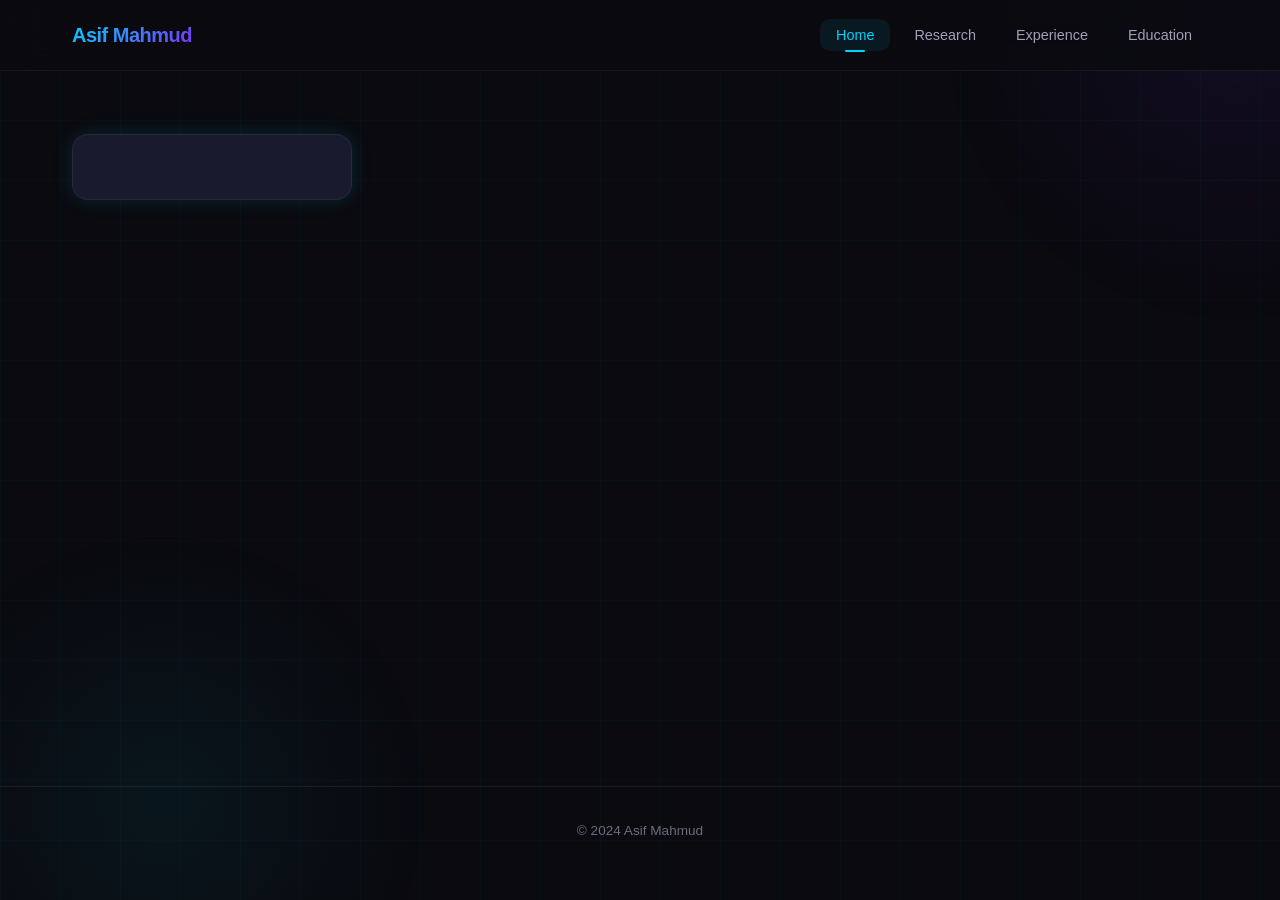
<file: education.html>
<!DOCTYPE html>
<html lang="en">
<head>
  <meta charset="UTF-8" />
  <meta http-equiv="refresh" content="0;url=index.html#education" />
  <title>Education - Asif Mahmud</title>
</head>
<body>
  <p>Redirecting to <a href="index.html#education">Education</a>...</p>
</body>
</html>
</file>
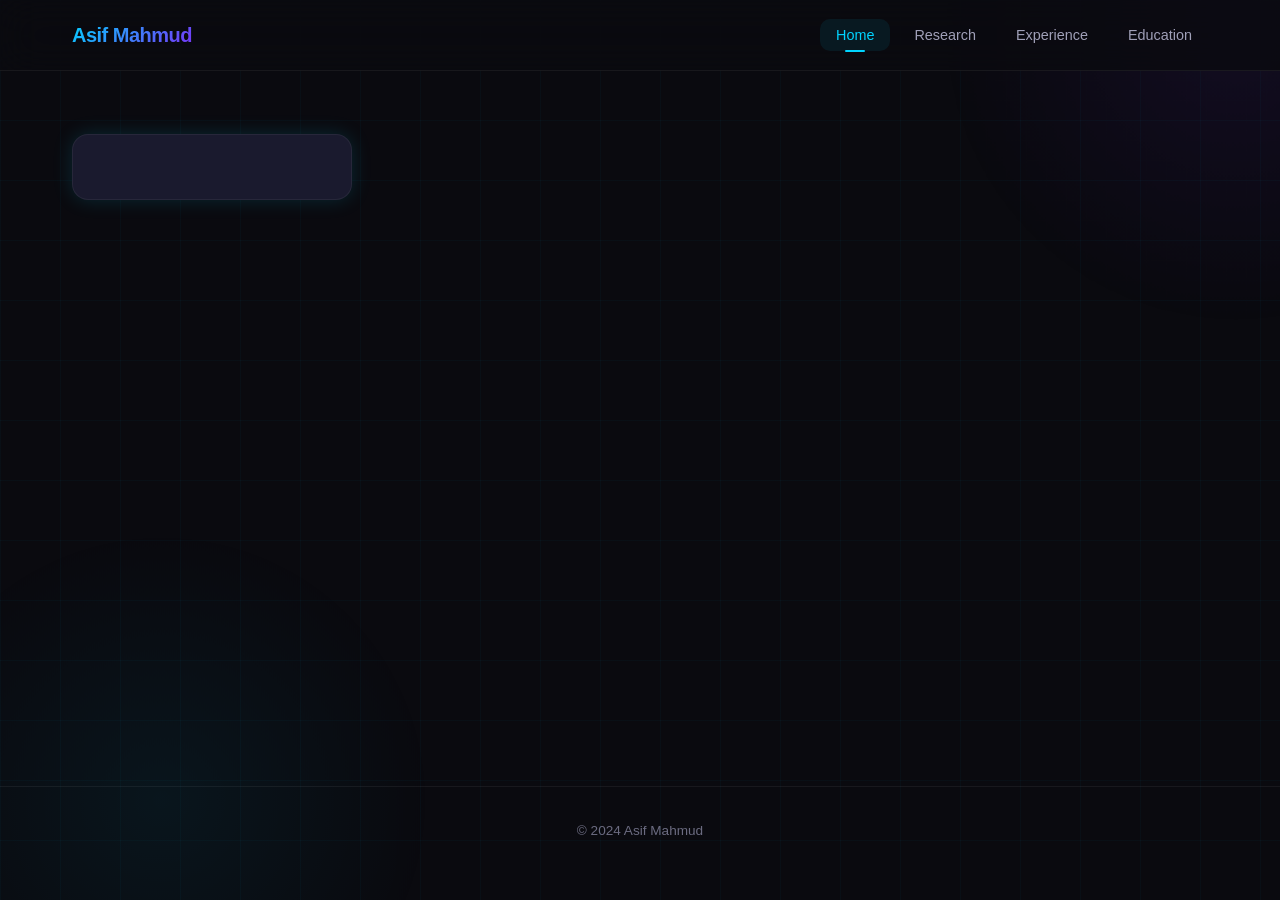
<file: experience.html>
<!DOCTYPE html>
<html lang="en">
<head>
  <meta charset="UTF-8" />
  <meta http-equiv="refresh" content="0;url=index.html#experience" />
  <title>Experience - Asif Mahmud</title>
</head>
<body>
  <p>Redirecting to <a href="index.html#experience">Experience</a>...</p>
</body>
</html>
</file>
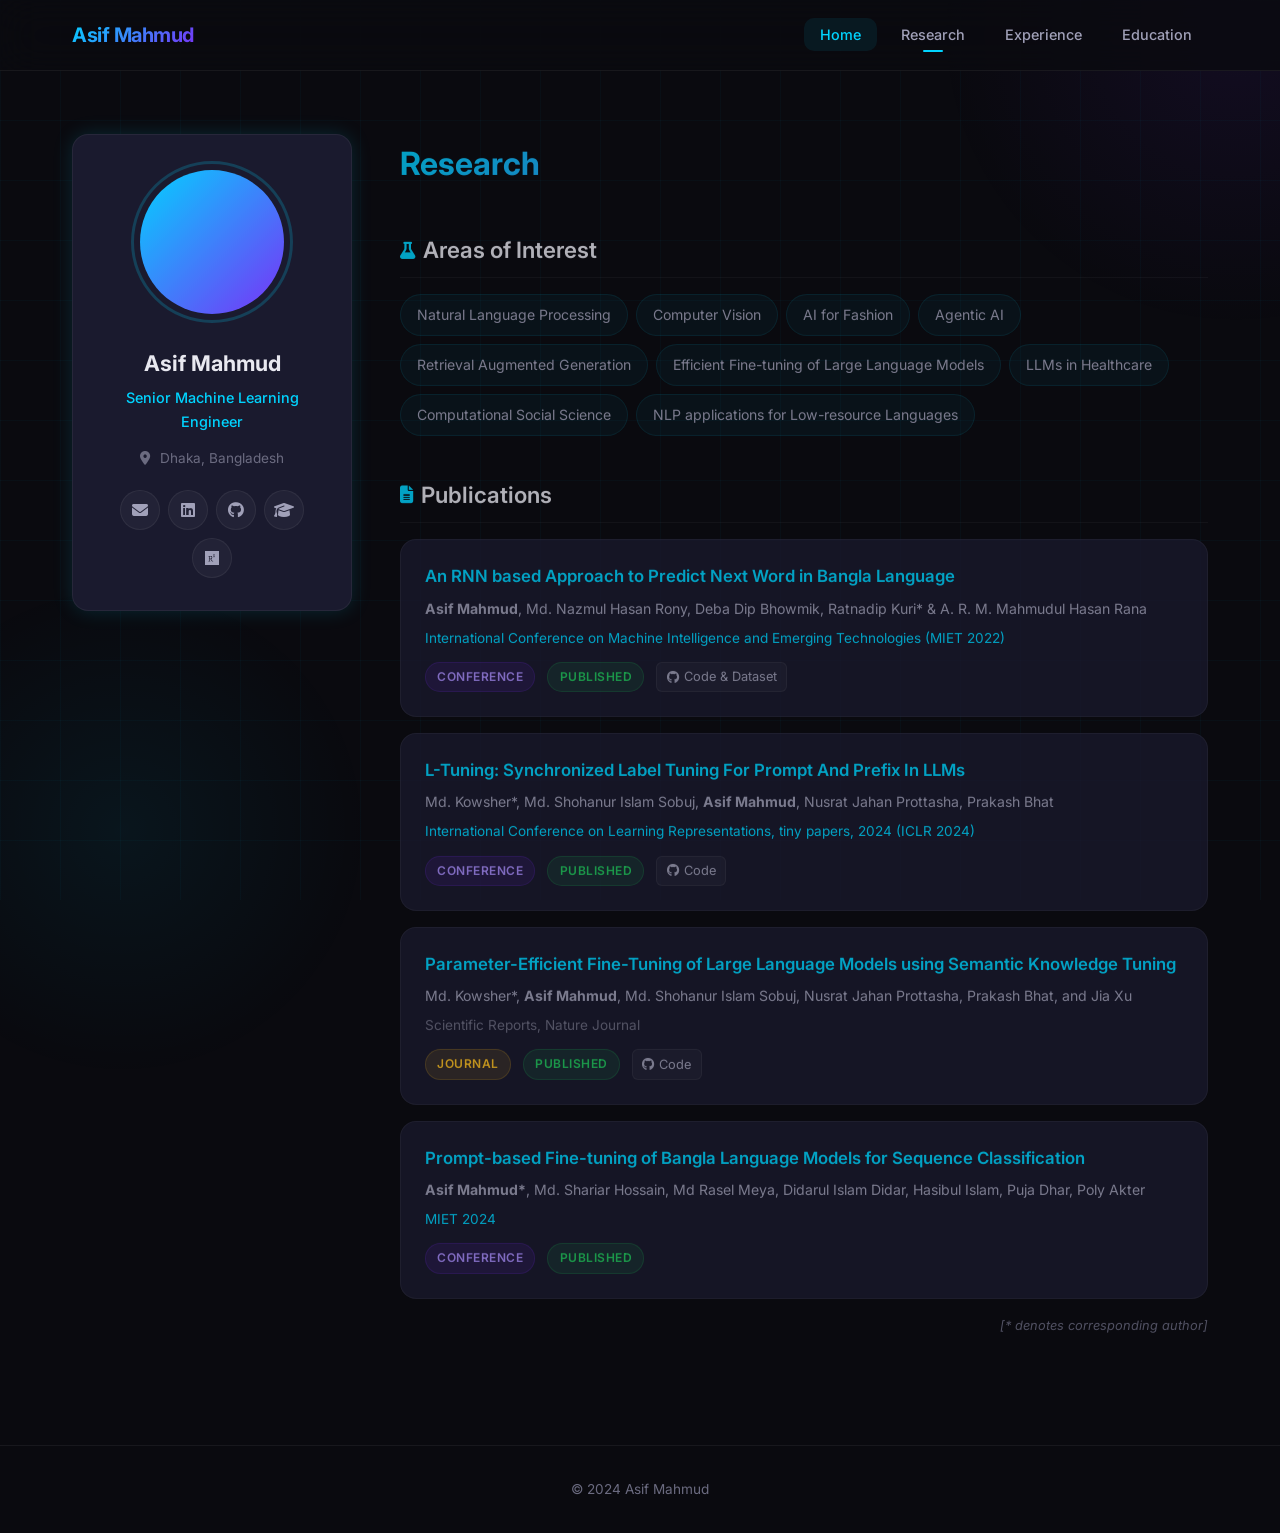
<file: research.html>
<!DOCTYPE html>
<html lang="en">
<head>
  <meta charset="UTF-8" />
  <meta http-equiv="refresh" content="0;url=index.html#research" />
  <title>Research - Asif Mahmud</title>
</head>
<body>
  <p>Redirecting to <a href="index.html#research">Research</a>...</p>
</body>
</html>
</file>
